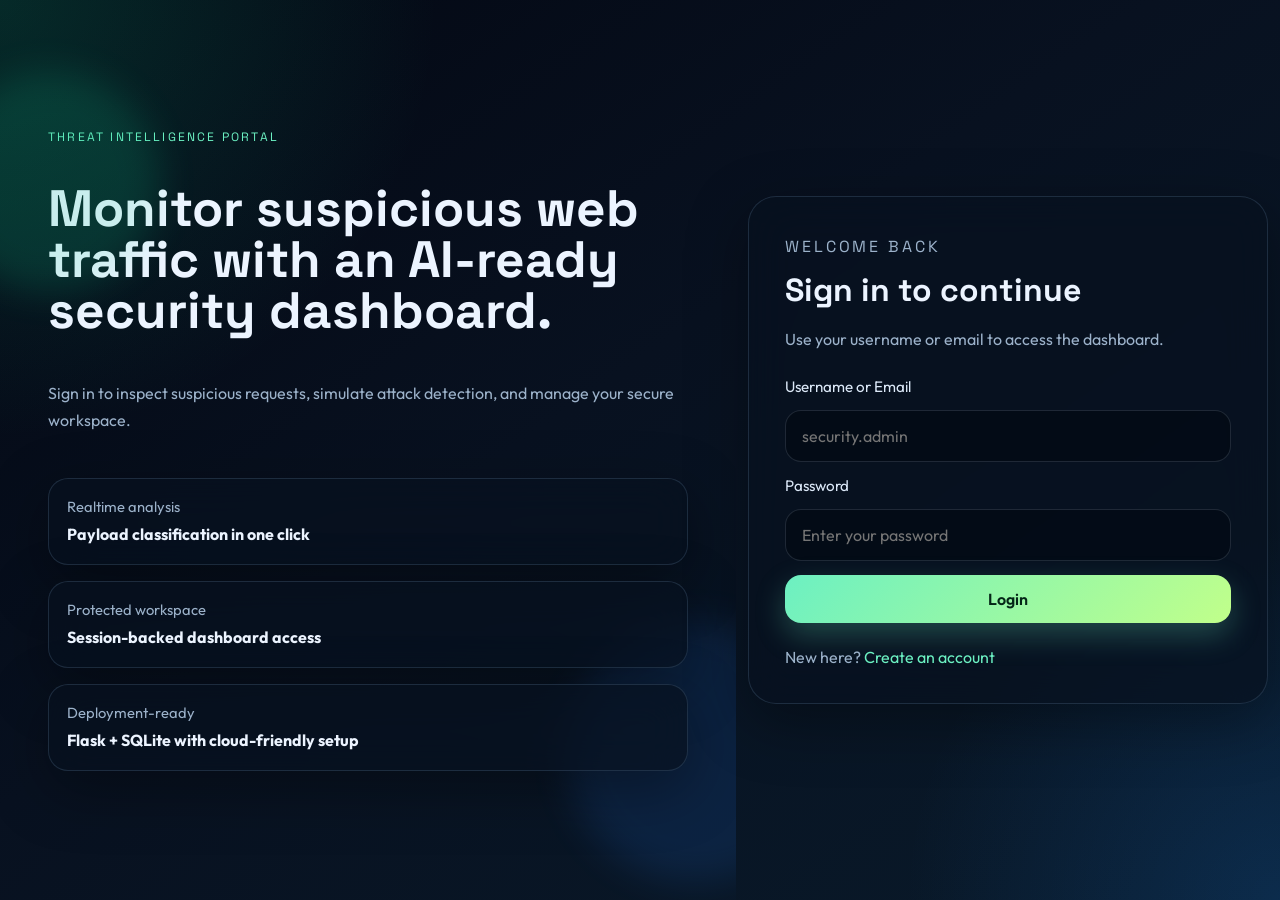
<file: index.html>
<!DOCTYPE html>
<html lang="en">
<head>
    <meta charset="UTF-8">
    <meta http-equiv="refresh" content="0; url=login.html">
    <meta name="viewport" content="width=device-width, initial-scale=1.0">
    <title>AI Web Attack Detection</title>
    <link rel="stylesheet" href="styles.css?v=1">
</head>
<body>
    <main class="preview-redirect">
        <p>Redirecting to the login page...</p>
    </main>
</body>
</html>
</file>
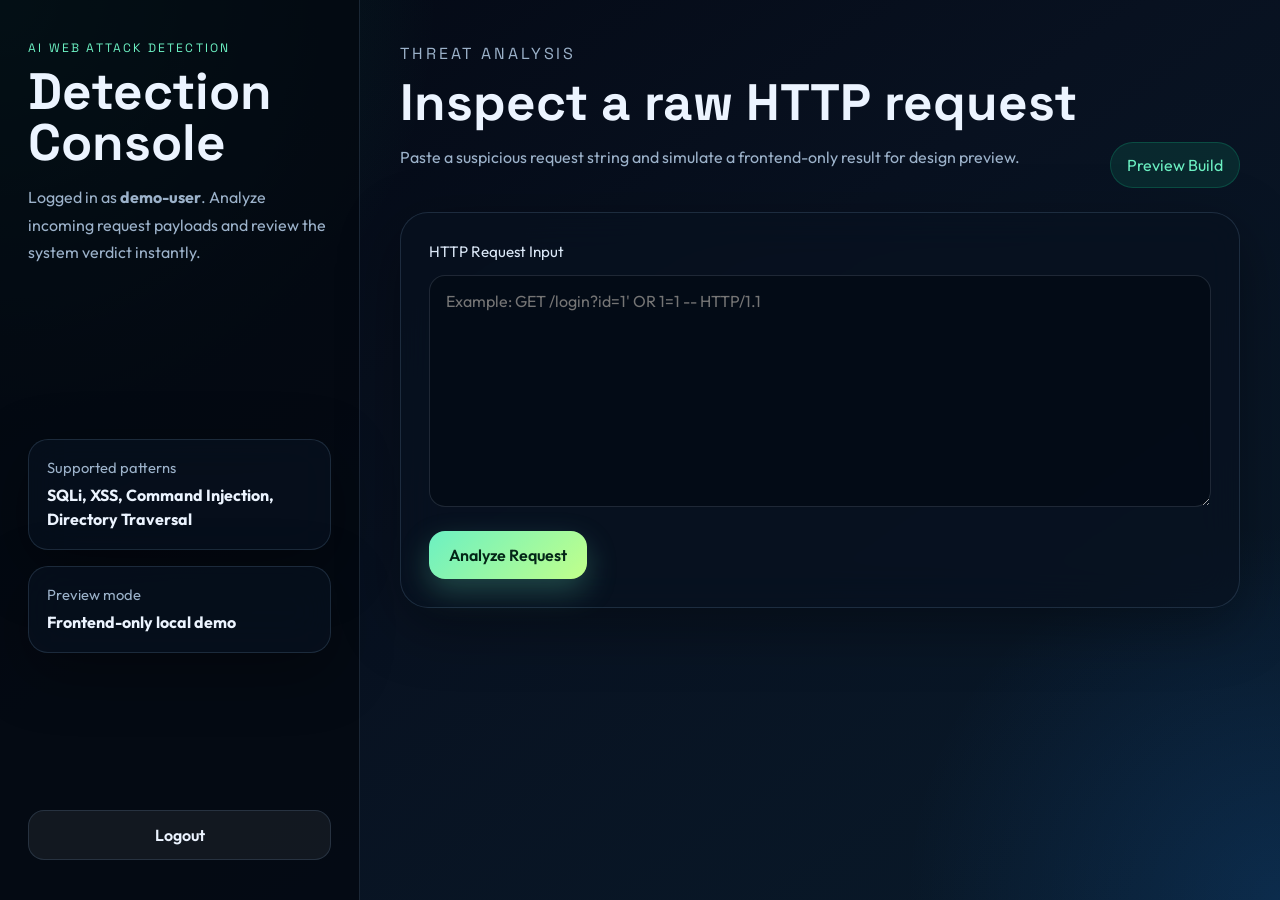
<file: dashboard.html>
<!DOCTYPE html>
<html lang="en">
<head>
    <meta charset="UTF-8">
    <meta name="viewport" content="width=device-width, initial-scale=1.0">
    <title>Dashboard | AI Web Attack Detection</title>
    <link rel="preconnect" href="https://fonts.googleapis.com">
    <link rel="preconnect" href="https://fonts.gstatic.com" crossorigin>
    <link href="https://fonts.googleapis.com/css2?family=Space+Grotesk:wght@400;500;700&family=Outfit:wght@300;400;600;700&display=swap" rel="stylesheet">
    <link rel="stylesheet" href="styles.css?v=1">
</head>
<body class="dashboard-body">
    <div class="site-shell">
        <main class="dashboard-layout">
            <aside class="dashboard-sidebar">
                <div>
                    <p class="eyebrow">AI Web Attack Detection</p>
                    <h1>Detection Console</h1>
                    <p class="sidebar-copy">
                        Logged in as <strong>demo-user</strong>. Analyze incoming request payloads and review the system verdict instantly.
                    </p>
                </div>

                <div class="sidebar-panels">
                    <div class="sidebar-card">
                        <span>Supported patterns</span>
                        <strong>SQLi, XSS, Command Injection, Directory Traversal</strong>
                    </div>
                    <div class="sidebar-card">
                        <span>Preview mode</span>
                        <strong>Frontend-only local demo</strong>
                    </div>
                </div>

                <a class="btn btn-secondary" href="login.html">Logout</a>
            </aside>

            <section class="dashboard-main">
                <div class="dashboard-hero">
                    <div>
                        <p class="eyebrow">Threat analysis</p>
                        <h2>Inspect a raw HTTP request</h2>
                        <p>Paste a suspicious request string and simulate a frontend-only result for design preview.</p>
                    </div>
                    <div class="hero-badge">Preview Build</div>
                </div>

                <div class="analyzer-card">
                    <label for="requestInput">HTTP Request Input</label>
                    <textarea id="requestInput" rows="10" placeholder="Example: GET /login?id=1' OR 1=1 -- HTTP/1.1"></textarea>
                    <div class="action-row">
                        <button id="analyzeBtn" class="btn btn-primary" type="button">Analyze Request</button>
                        <div id="loadingState" class="loading-state hidden">
                            <span class="spinner"></span>
                            <span>Running detection...</span>
                        </div>
                    </div>
                </div>

                <div id="resultCard" class="result-card hidden" aria-live="polite">
                    <div class="result-topline">
                        <p class="eyebrow">Detection Result</p>
                        <span id="statusBadge" class="status-badge">Pending</span>
                    </div>

                    <div class="result-grid">
                        <div class="result-item">
                            <span>Attack Type</span>
                            <strong id="attackType">-</strong>
                        </div>
                        <div class="result-item">
                            <span>Confidence</span>
                            <strong id="confidence">-</strong>
                        </div>
                    </div>

                    <div class="result-message">
                        <span>Insight</span>
                        <p id="resultMessage">Awaiting analysis.</p>
                    </div>
                </div>

                <div id="errorBanner" class="error-banner hidden"></div>
            </section>
        </main>
    </div>

    <script src="script.js"></script>
</body>
</html>
</file>
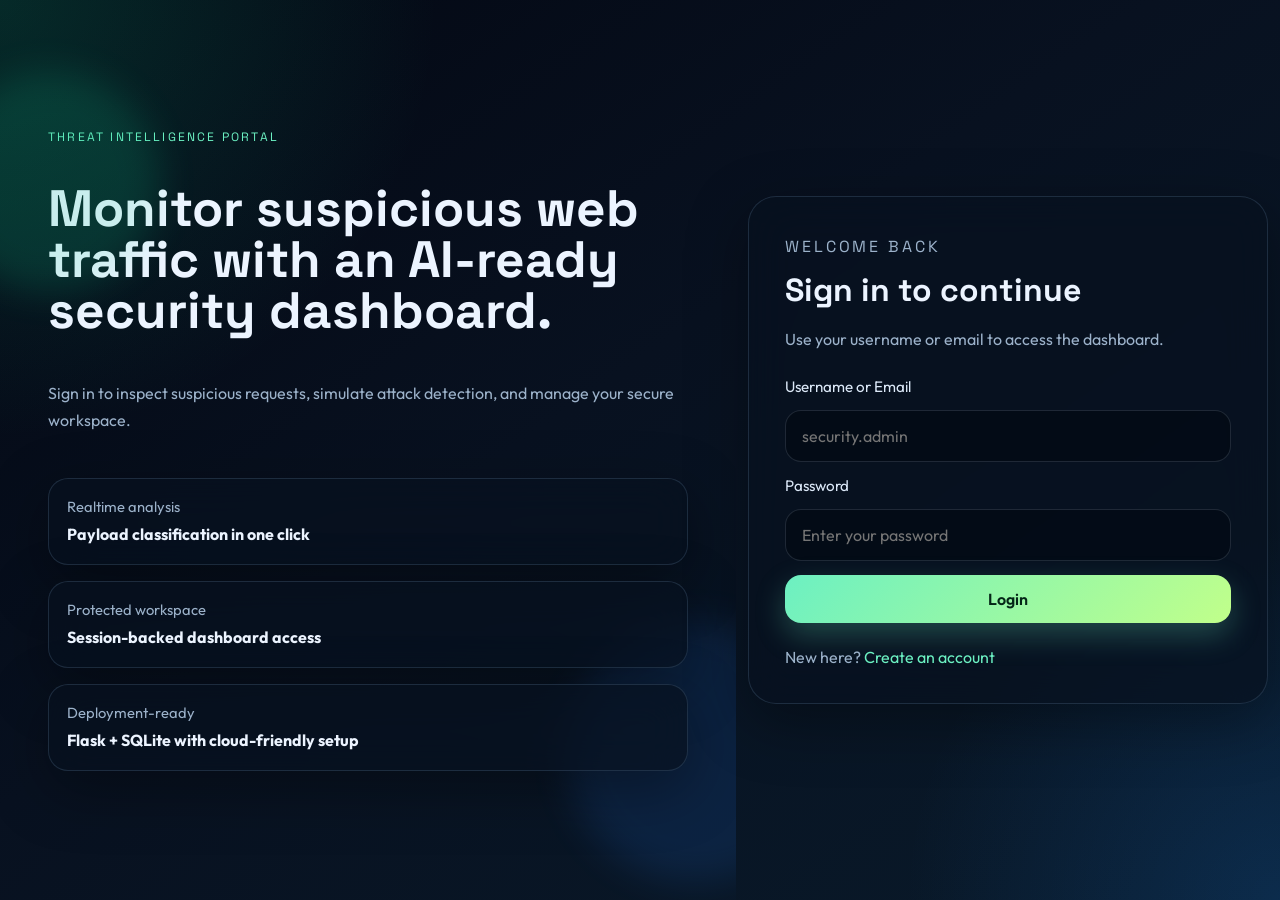
<file: login.html>
<!DOCTYPE html>
<html lang="en">
<head>
    <meta charset="UTF-8">
    <meta name="viewport" content="width=device-width, initial-scale=1.0">
    <title>Login | AI Web Attack Detection</title>
    <link rel="preconnect" href="https://fonts.googleapis.com">
    <link rel="preconnect" href="https://fonts.gstatic.com" crossorigin>
    <link href="https://fonts.googleapis.com/css2?family=Space+Grotesk:wght@400;500;700&family=Outfit:wght@300;400;600;700&display=swap" rel="stylesheet">
    <link rel="stylesheet" href="styles.css?v=1">
</head>
<body class="auth-body">
    <div class="site-shell">
        <main class="auth-layout">
            <section class="auth-panel auth-panel-brand">
                <div class="glow glow-one"></div>
                <div class="glow glow-two"></div>
                <p class="eyebrow">Threat Intelligence Portal</p>
                <h1>Monitor suspicious web traffic with an AI-ready security dashboard.</h1>
                <p class="auth-copy">
                    Sign in to inspect suspicious requests, simulate attack detection, and manage your secure workspace.
                </p>
                <div class="feature-list">
                    <div class="feature-card">
                        <span>Realtime analysis</span>
                        <strong>Payload classification in one click</strong>
                    </div>
                    <div class="feature-card">
                        <span>Protected workspace</span>
                        <strong>Session-backed dashboard access</strong>
                    </div>
                    <div class="feature-card">
                        <span>Deployment-ready</span>
                        <strong>Flask + SQLite with cloud-friendly setup</strong>
                    </div>
                </div>
            </section>

            <section class="auth-panel auth-panel-form">
                <div class="form-header">
                    <p class="eyebrow">Welcome back</p>
                    <h2>Sign in to continue</h2>
                    <p>Use your username or email to access the dashboard.</p>
                </div>

                <form class="auth-form" action="#">
                    <label for="identity">Username or Email</label>
                    <input id="identity" name="identity" type="text" placeholder="security.admin" required>

                    <label for="password">Password</label>
                    <input id="password" name="password" type="password" placeholder="Enter your password" required>

                    <button type="submit" class="btn btn-primary">Login</button>
                </form>

                <p class="auth-footer">
                    New here?
                    <a href="register.html">Create an account</a>
                </p>
            </section>
        </main>
    </div>
</body>
</html>
</file>
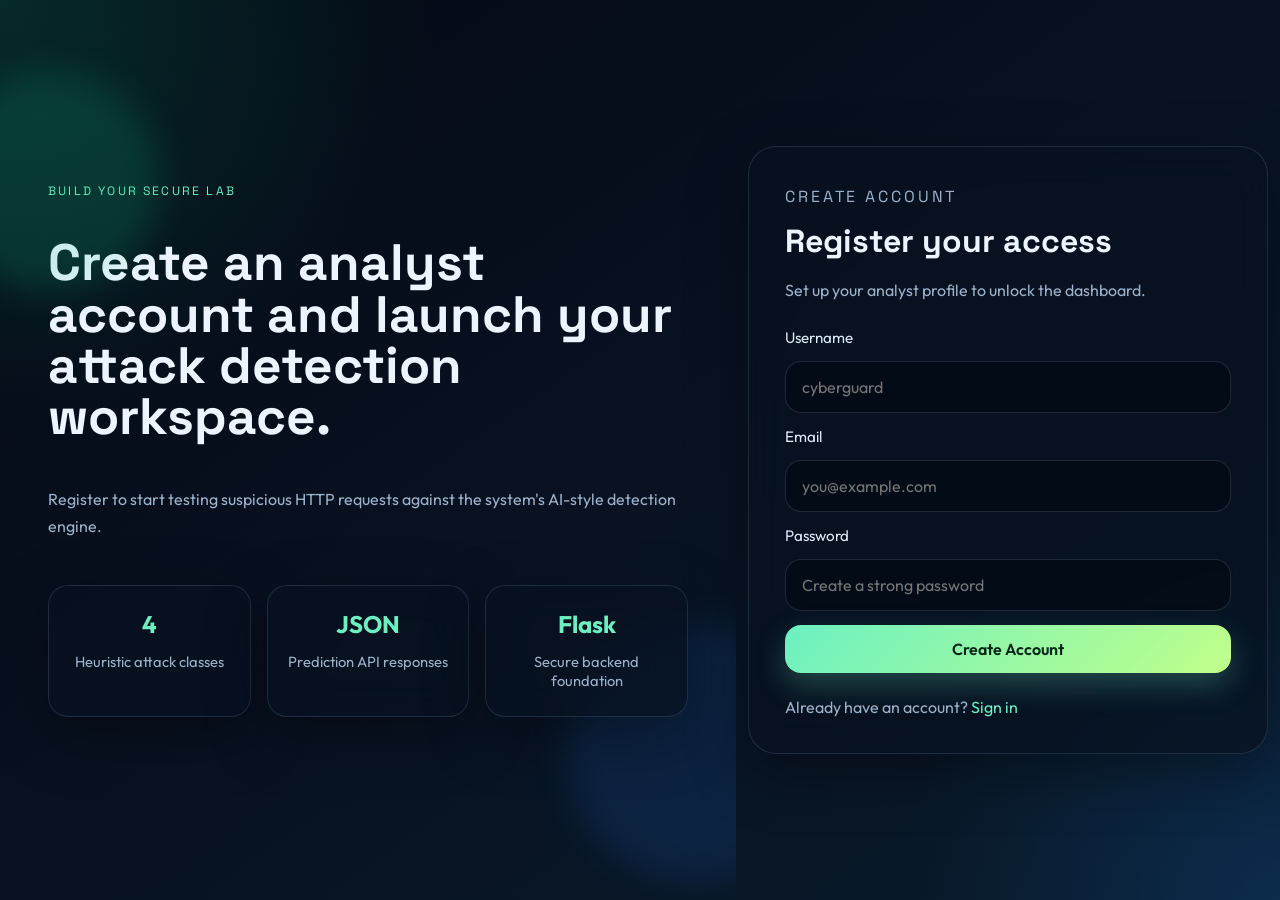
<file: register.html>
<!DOCTYPE html>
<html lang="en">
<head>
    <meta charset="UTF-8">
    <meta name="viewport" content="width=device-width, initial-scale=1.0">
    <title>Register | AI Web Attack Detection</title>
    <link rel="preconnect" href="https://fonts.googleapis.com">
    <link rel="preconnect" href="https://fonts.gstatic.com" crossorigin>
    <link href="https://fonts.googleapis.com/css2?family=Space+Grotesk:wght@400;500;700&family=Outfit:wght@300;400;600;700&display=swap" rel="stylesheet">
    <link rel="stylesheet" href="styles.css?v=1">
</head>
<body class="auth-body">
    <div class="site-shell">
        <main class="auth-layout">
            <section class="auth-panel auth-panel-brand">
                <div class="glow glow-three"></div>
                <div class="glow glow-four"></div>
                <p class="eyebrow">Build Your Secure Lab</p>
                <h1>Create an analyst account and launch your attack detection workspace.</h1>
                <p class="auth-copy">
                    Register to start testing suspicious HTTP requests against the system's AI-style detection engine.
                </p>
                <div class="stats-grid">
                    <div class="stat-card">
                        <strong>4</strong>
                        <span>Heuristic attack classes</span>
                    </div>
                    <div class="stat-card">
                        <strong>JSON</strong>
                        <span>Prediction API responses</span>
                    </div>
                    <div class="stat-card">
                        <strong>Flask</strong>
                        <span>Secure backend foundation</span>
                    </div>
                </div>
            </section>

            <section class="auth-panel auth-panel-form">
                <div class="form-header">
                    <p class="eyebrow">Create account</p>
                    <h2>Register your access</h2>
                    <p>Set up your analyst profile to unlock the dashboard.</p>
                </div>

                <form class="auth-form" action="#">
                    <label for="username">Username</label>
                    <input id="username" name="username" type="text" placeholder="cyberguard" required>

                    <label for="email">Email</label>
                    <input id="email" name="email" type="email" placeholder="you@example.com" required>

                    <label for="password">Password</label>
                    <input id="password" name="password" type="password" placeholder="Create a strong password" required>

                    <button type="submit" class="btn btn-primary">Create Account</button>
                </form>

                <p class="auth-footer">
                    Already have an account?
                    <a href="login.html">Sign in</a>
                </p>
            </section>
        </main>
    </div>
</body>
</html>
</file>
<file: styles.css>
@import url("./static/css/styles.css");
</file>
